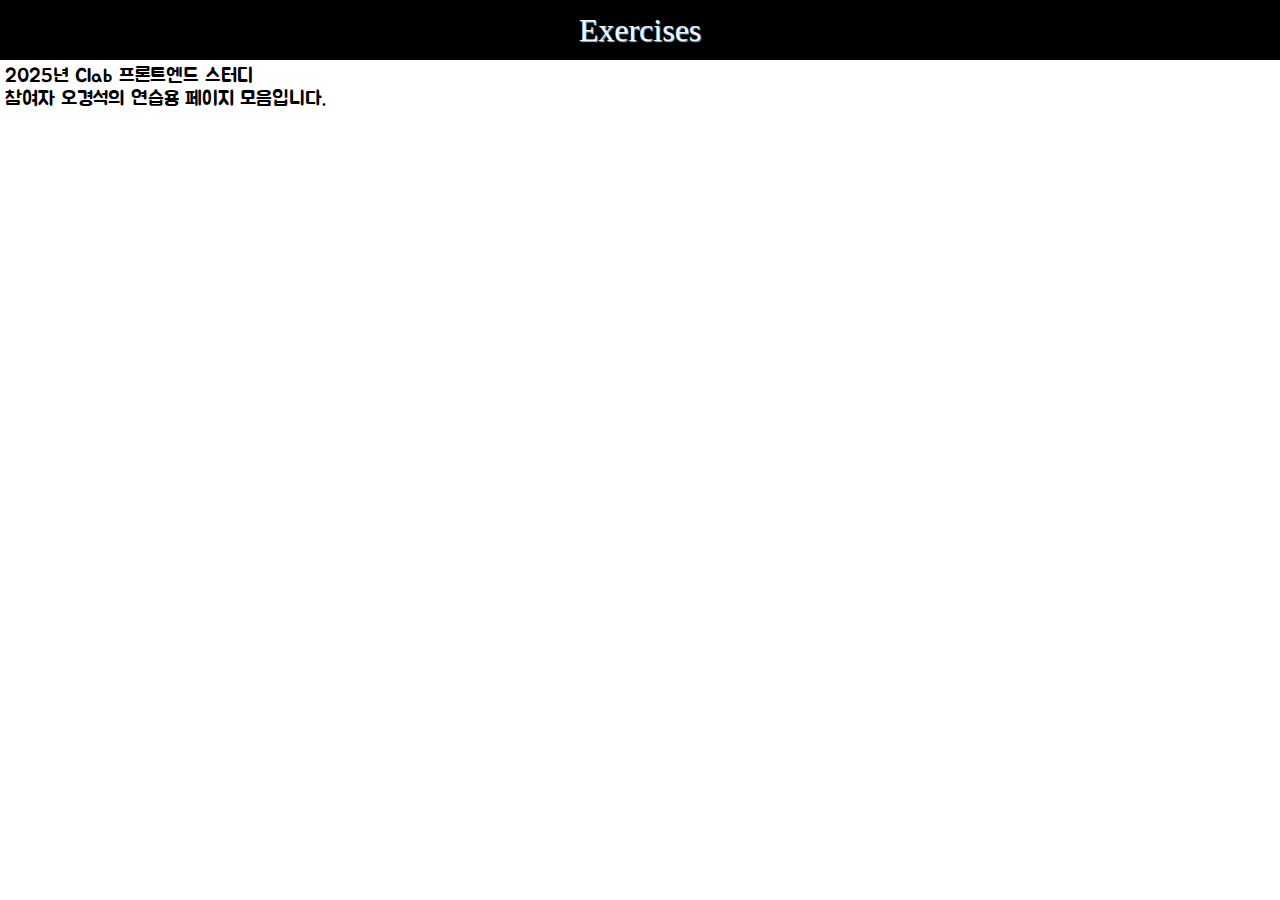
<file: docs/index.html>
﻿<!DOCTYPE html>
<html>
    <head>
        <meta charset="utf-8" />
        <meta name="viewport" content="width=device-width, initial-scale=1.0">
        <title>2025 FrontEnd - Koine</title>
        <link rel="stylesheet" href="css/normalize.css">
        <link rel="stylesheet" href="css/base.css">
        <link rel="preconnect" href="https://fonts.googleapis.com">
        <link rel="preconnect" href="https://fonts.gstatic.com" crossorigin>
        <link href="https://fonts.googleapis.com/css2?family=Jua&display=swap" rel="stylesheet">
        <style>
            :root {
                --header-height: 60px;
            }

            header {
                background-color: black;
                text-align: center;
                font-family: 'Times New Roman', 'Times', 'serif';
                text-shadow: 1px 1px 1px lightskyblue;
                color: #F5F5F5; /* whitesmoke(w3c) */
                height: var(--header-height);
                display: flex;
                justify-content: center;
                align-items: center;
                position: sticky; /* statkc -> 스크롤 시 fixed */
                width: 100%;
                font-size: 2rem;
                z-index: 1000;
            }

            main {
                padding: 5px;
            }

            p {
                font-family: "Jua", sans-serif;
                font-style: normal;
                font-size: 20px;
            }
        </style>
    </head>
    <body>
        <header>Exercises</header>
        <main>
            <p>2025년 Clab 프론트엔드 스터디</p>
            <p>참여자 오경석의 연습용 페이지 모음입니다.</p>
        </main>
    </body>
</html>
</file>
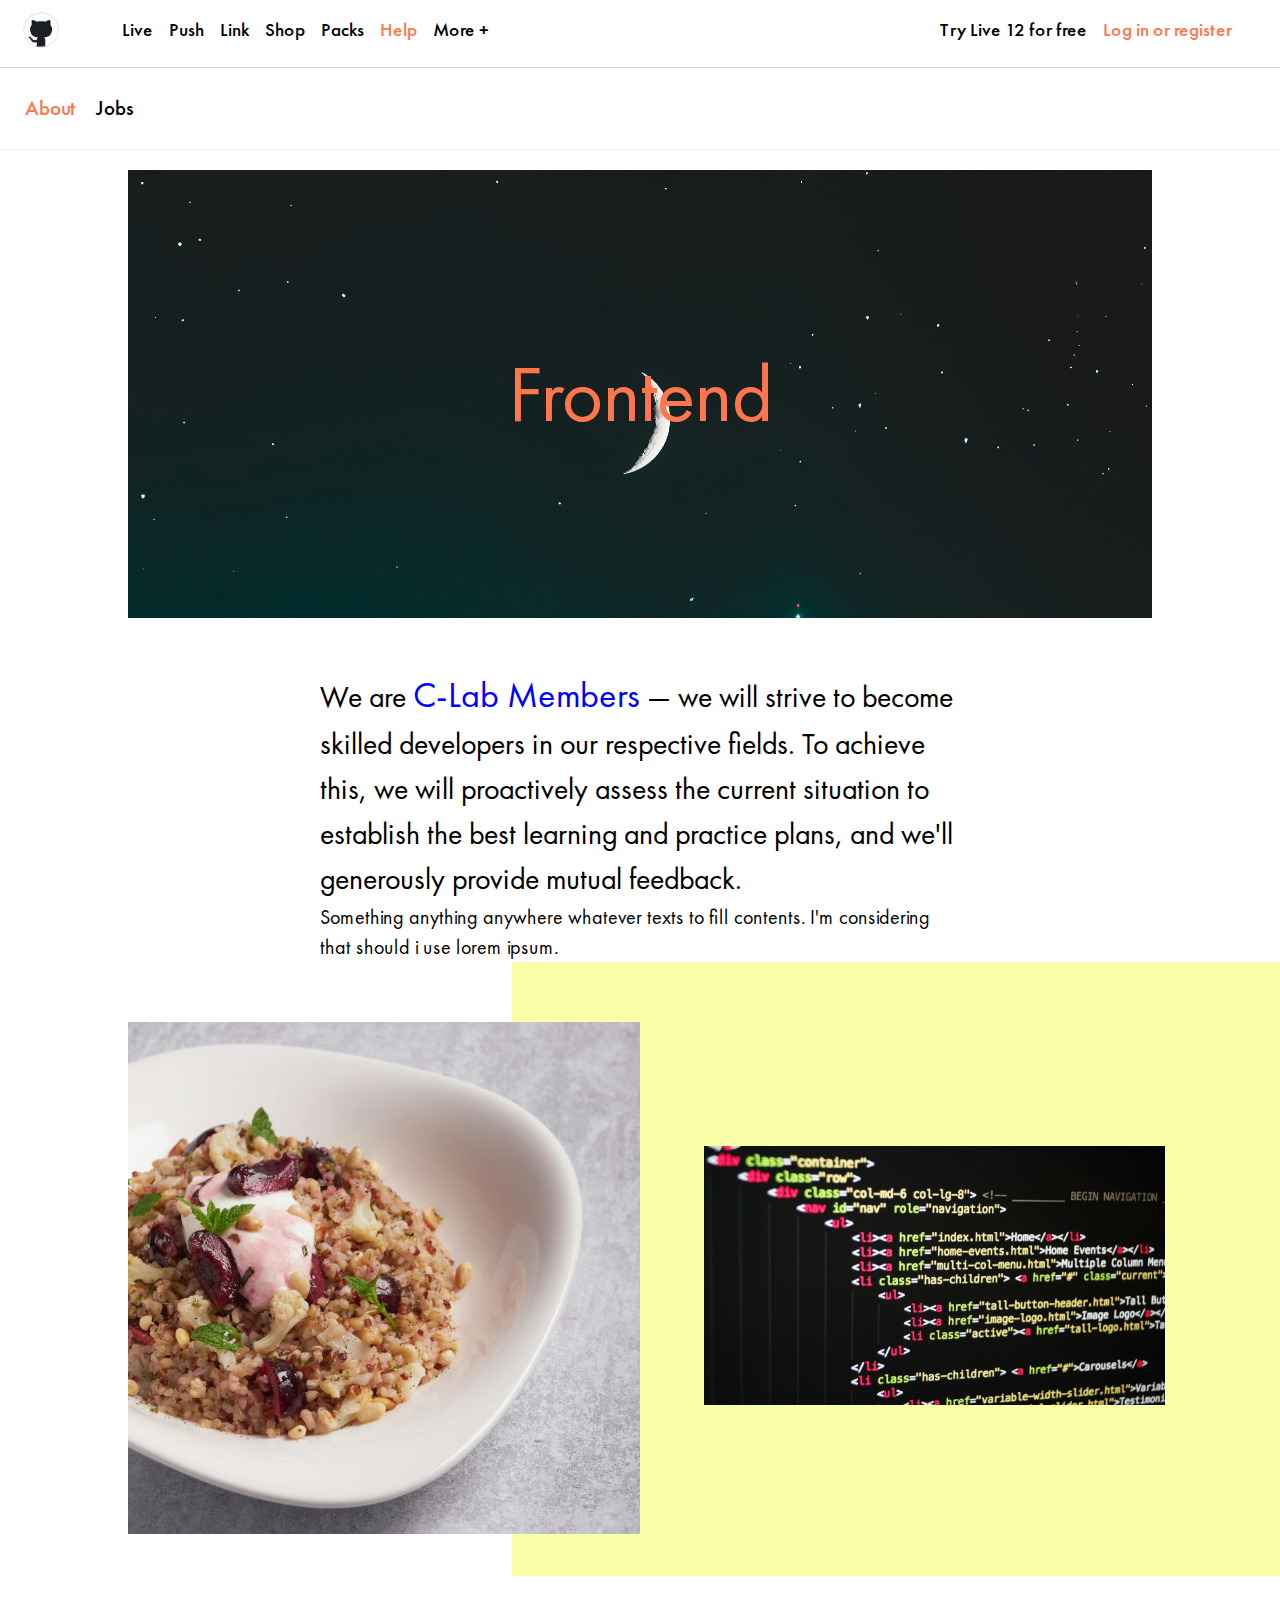
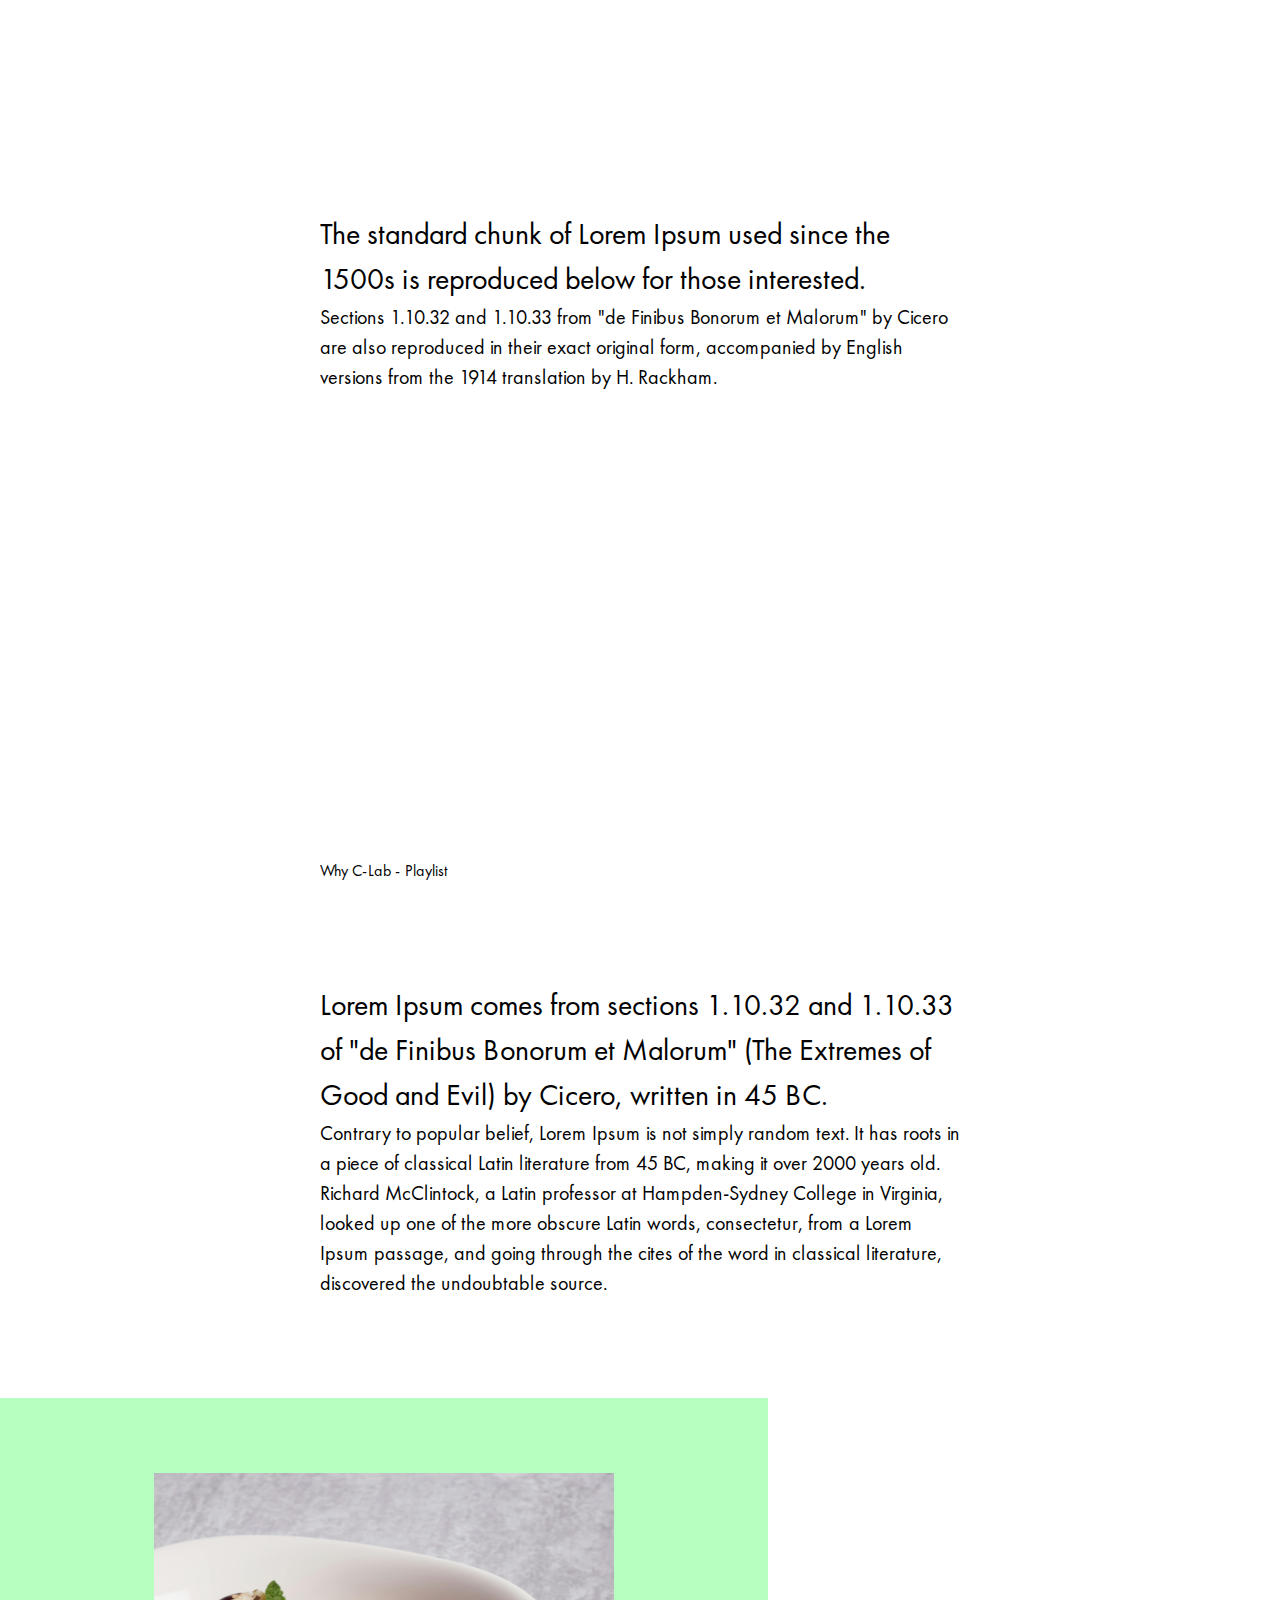
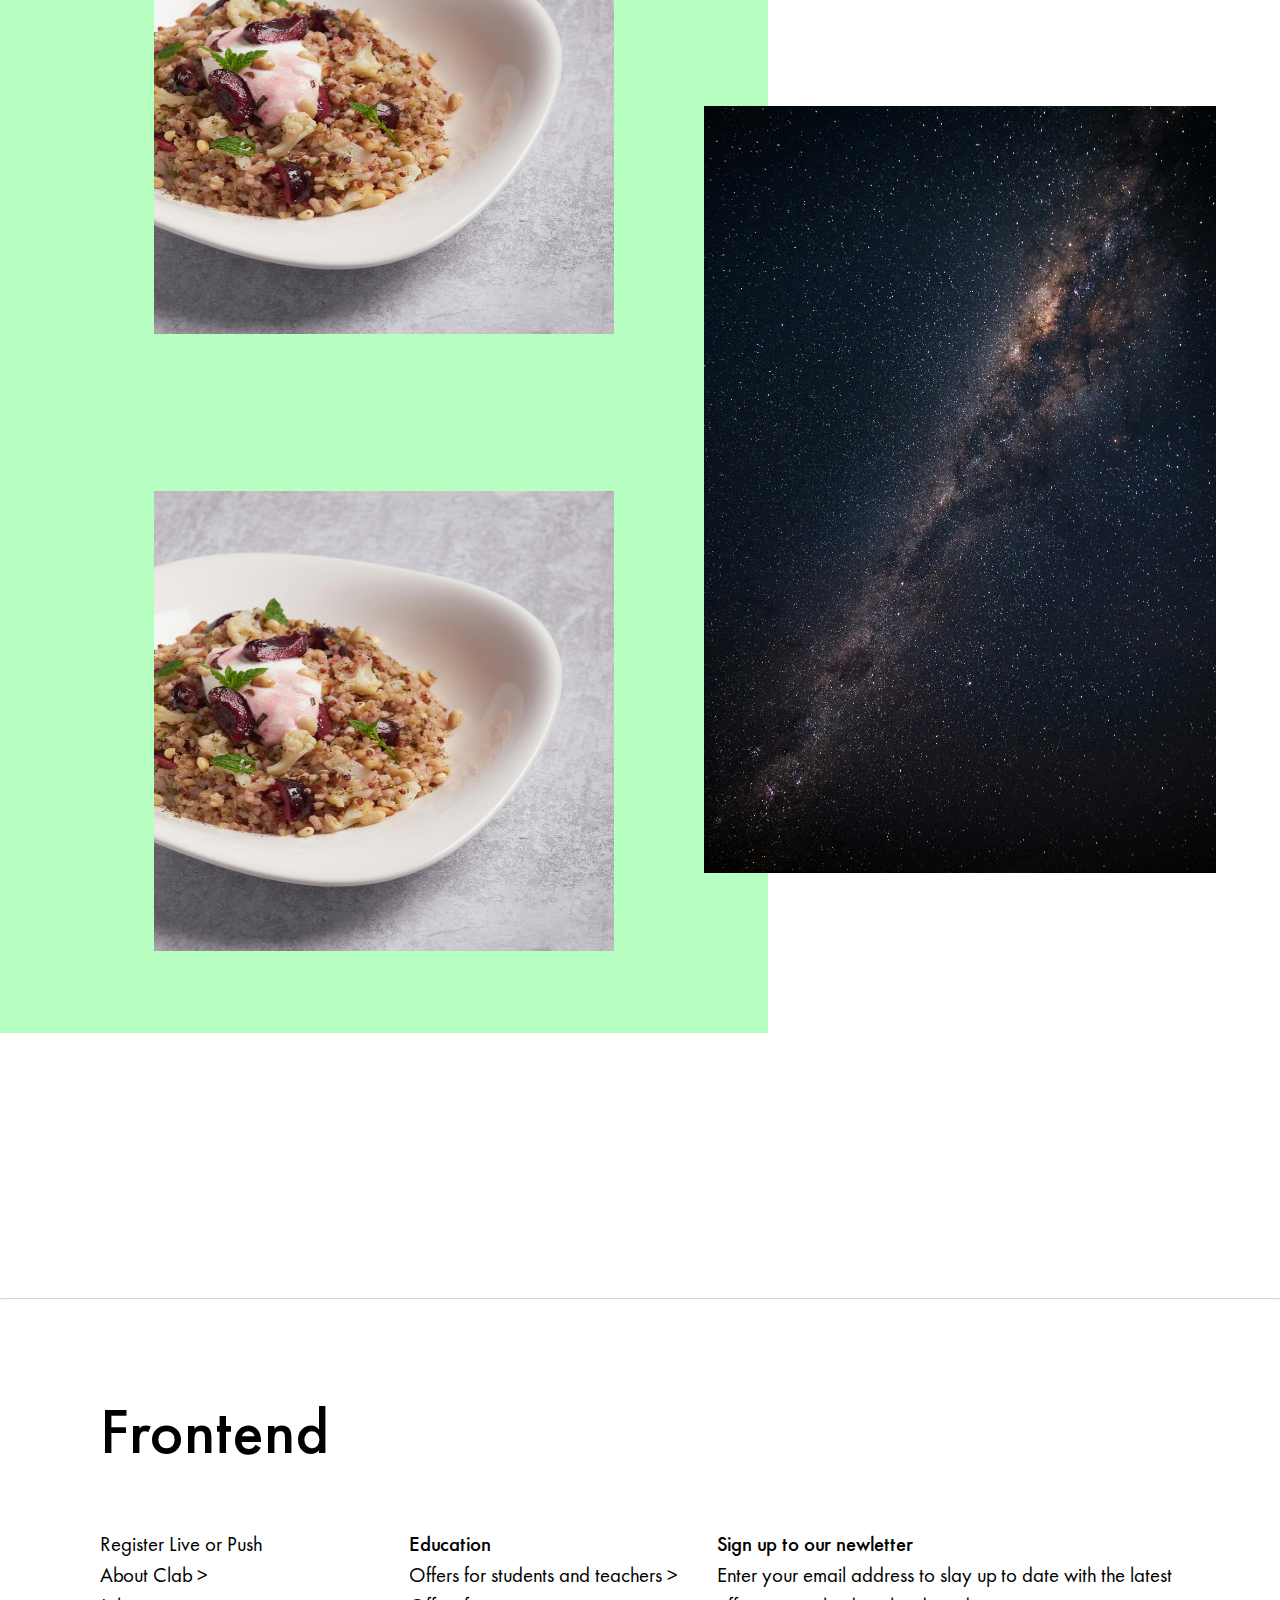
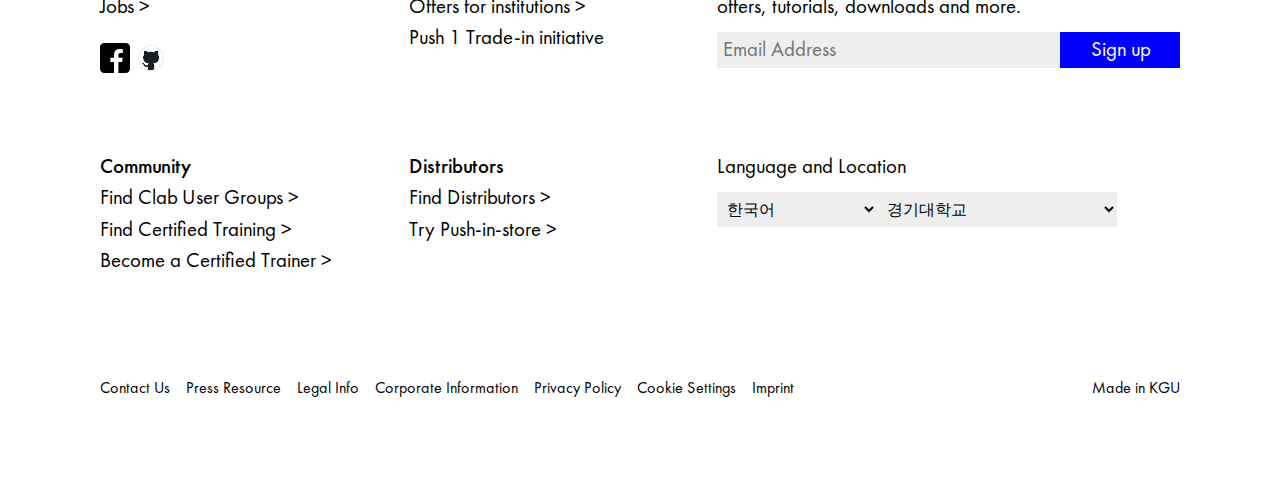
<file: docs/exercises/Ableton/index.html>
﻿<!DOCTYPE html>
<html>
    <head>
        <meta charset="utf-8" />
        <meta name="viewport" content="width=device-width, initial-scale=1.0">
        <title>2025 FrontEnd - Ableton</title>
        <link rel="stylesheet" href="../../css/normalize.css">
        <link rel="stylesheet" href="css/main.css">
        <!-- fonts -->
        <link rel="stylesheet" href="css/font.css">
    </head>
    <body>
        <header>
            <nav id="menu">
                <a href="../../index.html" title="Go to home" id="logo">
                    <img src="img/깃헙 로고 배경투명화.png" alt="Go to home" width="50">
                </a>
                <div style="width: 100%;">
                    <ol class="menu-list">
                        <li class="menu-item">Live</li>
                        <li class="menu-item">Push</li>
                        <li class="menu-item">Link</li>
                        <li class="menu-item">Shop</li>
                        <li class="menu-item">Packs</li>
                        <li class="menu-item">Help</li>
                        <li class="menu-item">More +</li>
                        <div style="margin-left: auto; display: flex; gap: 1rem; width: auto; padding-right: 3rem;">
                            <li class="menu-item">Try Live 12 for free</li>
                            <li class="menu-item" style="color:#ff764d;">Log in or register</li>
                        </div>
                    </ol>
                <div>
            </nav>
            <style>
                .fade-out {
                    transform: translateY(-50px) !important;
                }
            </style>
            <nav id="fade-out-sample" style="display: flex; padding: 15px; font-weight: 500; font-size: 1.3rem; border-bottom: 1px solid rgb(237, 237, 237);
                        transition: transform 0.3s ease-in-out; transform: translateY(0);
                        background-color: rgba(255,255,255,0.5);">
                <div style="padding: 10px; color:#ff764d; opacity: 1;">About</div>
                <div style="padding: 10px; opacity: 1;">Jobs</div>
            </nav>
            <script>
                const nav = document.getElementById("fade-out-sample")
                let scrollThreshold = 0;
                window.addEventListener('load', () => {
                    scrollThreshold = document.getElementById("menu").offsetHeight ?? 0
                }, {once: true})
                window.addEventListener('scroll', () => {
                    if(window.scrollY > scrollThreshold) nav.classList.add('fade-out')
                    else nav.classList.remove('fade-out')
                })
            </script>
        </header>

        <main>
            <div style="position: relative;">
                <img src="img/city_at_night.jpg" style="object-fit: cover; object-position: top;  display: block; width: 80%; margin: 20px auto; aspect-ratio: 16/7;"/>
                <p style="position: absolute; font-size: 5rem; color: #ff764d; top: 50%; left: 50%; transform: translate(-50%, -50%); font-weight: 400;">Frontend</p>
            </div>
            <div style="width: 50%; margin: 50px auto 0px auto;">
                <p style="font-size: 30px; font-weight: 400;">We are <span style="color: #0000ff;">C-Lab Members</span>
                        — we will strive to become skilled developers in our respective fields.
                        To achieve this, we will proactively assess the current situation to establish the best learning and practice plans,
                        and we'll generously provide mutual feedback.</p>
                <p style="font-size: 20px;">Something anything anywhere whatever texts to fill contents.
                    I'm considering that should i use lorem ipsum.
                </p>
            </div>
            <div style="position: relative; height: 800px;">
                <img src="img/max_griss.jpg" style="object-fit: cover; width: 40%; aspect-ratio: 1/1; margin-left: 10%; position: absolute; top: 60px; left: 0; z-index: 1;"/>
                <div style="position: absolute; background-color: #fbffa7; left: 40%; width: 60%; aspect-ratio: 5/4; z-index: 0;">
                    <img src="img/html_picture.jpg" style="width: 60%; position: absolute; top: 30%; margin-left: 25%;">
                </div>
            </div>
            <div style="width: 50%; margin: 50px auto 0px auto;">
                <p style="font-size: 30px; font-weight: 400;">
                    The standard chunk of Lorem Ipsum used since the 1500s is reproduced below for those interested.
                </p>
                <p style="font-size: 20px;">
                    Sections 1.10.32 and 1.10.33 from "de Finibus Bonorum et Malorum" by Cicero are also reproduced in their exact original form, accompanied by English versions from the 1914 translation by H. Rackham.
                </p>
            </div>
            <div style="width: 50%; margin: 100px auto; text-align: center;">
                <!-- 유튜브 임베드 -->
                <iframe width="100%" style="aspect-ratio:16/9" src="https://www.youtube.com/embed/kav1GTPc38k?si=c8MunJsXodbufuWy&amp;controls=0&showinfo=0&modestbranding=0&rel=0" title="YouTube video player" frameborder="0" allow="accelerometer; autoplay; clipboard-write; encrypted-media; gyroscope; picture-in-picture; web-share" referrerpolicy="strict-origin-when-cross-origin" allowfullscreen></iframe>
                <p style="margin: 0; text-align: left;">Why C-Lab - Playlist</p>
            </div>
            <div style="width: 50%; margin: 50px auto 0px auto;">
                <p style="font-size: 30px; font-weight: 400;">
                    Lorem Ipsum comes from sections 1.10.32 and 1.10.33 of "de Finibus Bonorum et Malorum" (The Extremes of Good and Evil) by Cicero, written in 45 BC.
                </p>
                <p style="font-size: 20px;">
                    Contrary to popular belief, Lorem Ipsum is not simply random text. It has roots in a piece of classical Latin literature from 45 BC, making it over 2000 years old.
                    Richard McClintock, a Latin professor at Hampden-Sydney College in Virginia, looked up one of the more obscure Latin words, consectetur, from a Lorem Ipsum passage, and going through the cites of the word in classical literature, discovered the undoubtable source.
                </p>
            </div>
            <div style="position: relative; height: 1400px; margin-top: 100px;">
                <div style="position: absolute; background-color: #b6ffc0; width: 60%; aspect-ratio: 1/1; z-index: 0;">
                    <img src="img/max_griss.jpg" style="margin: 75px auto; width: 60%; aspect-ratio: 1/1; margin-left: 20%;"/>
                    <img src="img/max_griss.jpg" style="margin: 75px auto; width: 60%; aspect-ratio: 1/1; margin-left: 20%;"/>
                </div>
                <img src="img/milky_way.jpg" style="object-fit: cover; width: 40%; margin-left: 10%; position: absolute; top: 22%; left: 45%; z-index: 1;"/>
            </div>
            <hr style="margin-top: 100px; opacity: 0.4;">
        </main>

        <footer style="padding: 75px 100px">
            <h2 style="margin: 0; font-size: 4rem; font-weight: 500;">Frontend</h2>
            <div style="margin-top: 50px; display: grid; grid-template-columns: 2fr 2fr 3fr; grid-row-gap: 3rem; font-size: 1.3rem;">
                <div>
                    <p>Register Live or Push</p>
                    <a href="https://members.clab.page/"><p>About Clab ></p></a>
                    <p>Jobs ></p>
                    <ul style="display: flex; list-style-type: none; padding: 0;">
                        <li><a href="https://www.facebook.com/kguclab/" target="_blank">
                            <img width="30" src="svg/facebook_b.svg">
                        </a></li>
                        <li><a href="https://github.com/kgu-clab/clab-platforms/" target="_blank">
                            <img src="img/깃헙 로고 배경투명화.png" style="object-fit: cover; object-position: center; width: 30px; scale: 1.2; margin-left: 6px;">
                        </a></li>
                    </ul>
                </div>

                <div>
                    <p style="font-weight: 500;">Education</p>
                    <p>Offers for students and teachers ></p>
                    <p>Offers for institutions ></p>
                    <p>Push 1 Trade-in initiative</p>
                </div>

                <div>
                    <p style="font-weight: 500;">Sign up to our newletter</p>
                    <p>Enter your email address to slay up to date with the latest offers, tutorials, downloads and more.</p>
                    <div style="display: flex;">
                        <input id="mail-to-subscribe-newletter" type="email" placeholder="Email Address"
                            style="flex-grow: 1; margin: 10px 0; padding: 6px; background-color: #eee; border-style: none;"><input type="button" value="Sign up"
                            style="width: 120px; margin: 10px 0; padding: 6px; background-color: #0000ff; color: white; border-style: none;">
                    </div>
                </div>
                <div>
                    <p style="font-weight: 500;">Community</p>
                    <p><a href="https://members.clab.page">Find Clab User Groups > </a></p>
                    <p><a href="https://campus.w3schools.com/collections/course-catalog">Find Certified Training > </a></p>
                    <p><a href="https://campus.w3schools.com/collections/certifications">Become a Certified Trainer > </a></p>
                </div>
                <div>
                    <p style="font-weight: 500;">Distributors</p>
                    <p>Find Distributors ></p>
                    <p>Try Push-in-store ></p>
                </div>
                <div>
                    <p stlye="font-weight: 500;">Language and Location</p>
                    <div style="display: flex;">
                        <select name="Language" id="language" style="width: 10rem; font-size: 1rem; margin: 10px 0; padding: 6px; background-color: #eee; border-style: none;">
                            <option value="ko">한국어</option>
                            <option value="en">English</option>
                        </select>
                        <select name="Location" id="location" style="width: 15rem; font-size: 1rem; margin: 10px 0; padding: 6px; background-color: #eee; border-style: none;">
                            <option value="ko">경기대학교</option>
                            <option value="en">수원</option>
                        </select>
                    </div>
                </div>
            </div>
            <div>
                <ul style="margin-top: 100px; list-style-type: none; display: flex; padding: 0; gap: 1rem;">
                    <li>Contact Us</li>
                    <li>Press Resource</li>
                    <li>Legal Info</li>
                    <li>Corporate Information</li>
                    <li>Privacy Policy</li>
                    <li>Cookie Settings</li>
                    <li>Imprint</li>
                    <li style="margin-left: auto;">Made in KGU</li>
                </ul>
            </div>
        </footer>
    </body>
</html>
</file>
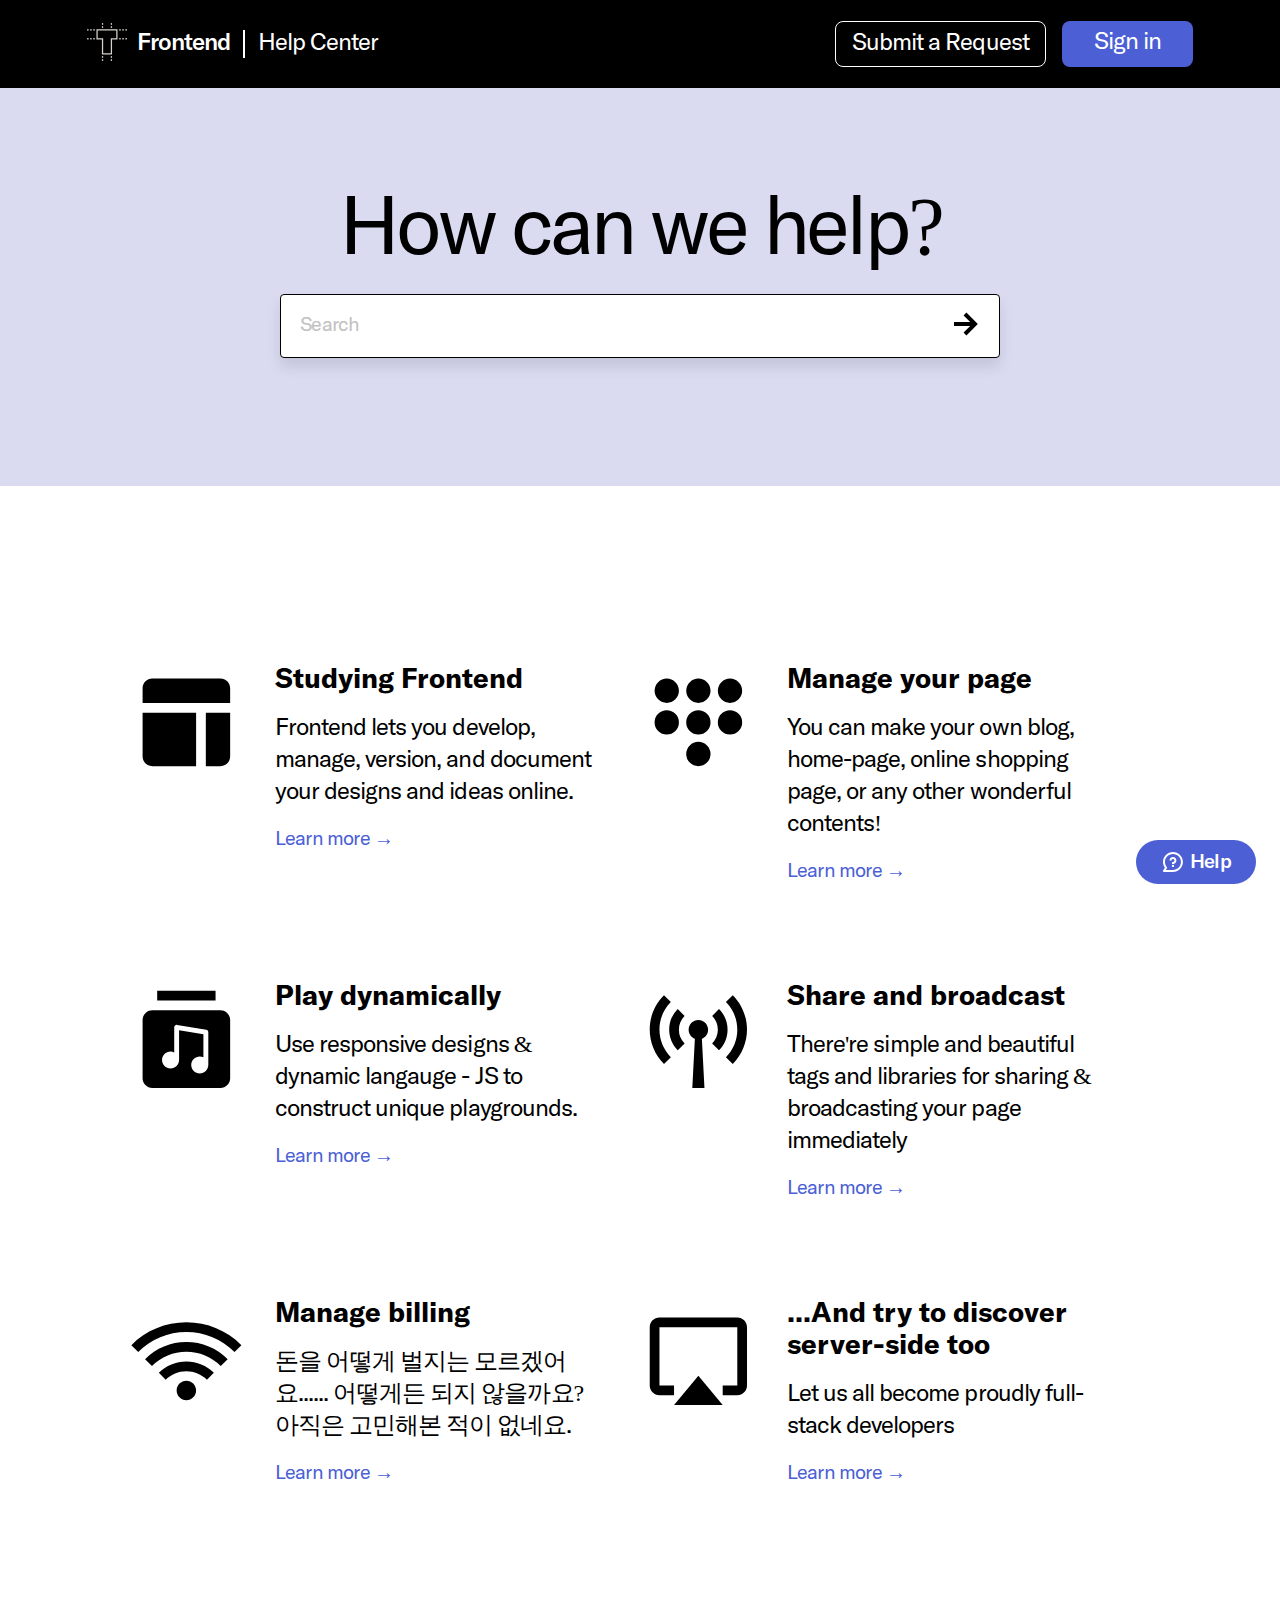
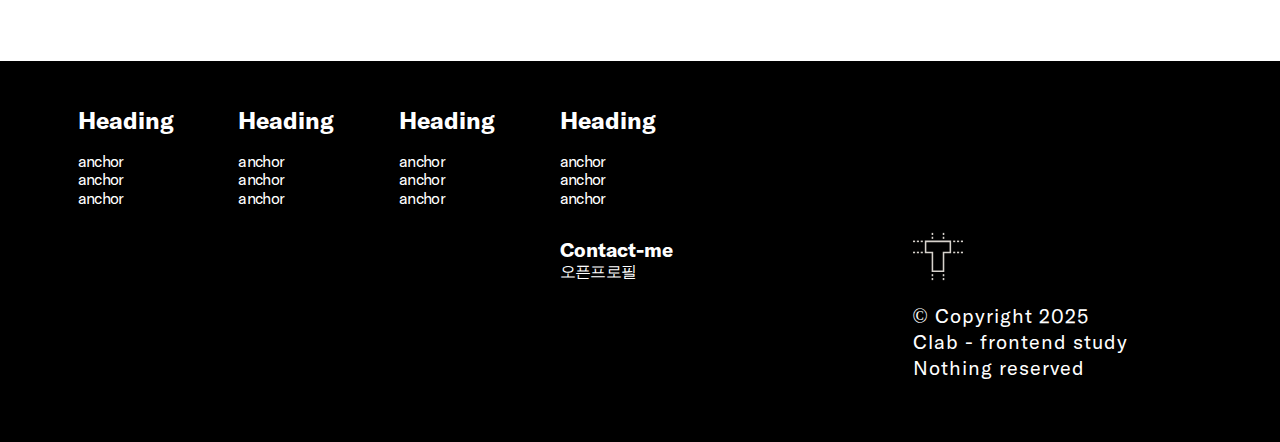
<file: docs/exercises/Abstract/index.html>
<!DOCTYPE html>
<html>
    <head>
        <meta charset="utf-8">

        <title>FP - Abstract</title>
        <link rel="icon" type="image/svg+xml" href="svg/reshot-icon-code-CZ2NMXUGQ8.svg">

        <link rel="stylesheet" href="fonts/GT_America_Standard.css/faces.css">
        <link rel="stylesheet" href="css/normalize.css">
        <link rel="stylesheet" href="css/base.css">
        <link rel="stylesheet" href="css/main.css">
        <link rel="stylesheet" href="css/responsive.css">

        <meta name="viewport" content="width=device-width, initial-scale=1.0">
    </head>
    <!---------------------------------------------------------->
    <body>
        <header class="header-outer">
            <div class="header-container">
                <div class="logo-wrapper">
                    <img width="40px" src="svg/reshot-icon-logo-design-7UZWV5ELKT.svg" id="logo">
                    <h1 class="logo-title">Frontend</h1>
                    <a class="help-center normal-anchor" href="index.html">Help Center</a>
                </div>
                <div class="menu-wrapper">
                    <a href="index.html" class="button-nav submit-request">Submit a Request</a>
                    <a href="index.html" class="button-nav sign-in">Sign in</a>
                </div>
<!-- 크기 작을 때 메뉴 토글용 -->
                <div class="menu-shorten">
                    <button id="search-shorten">
                        <svg  xmlns="http://www.w3.org/2000/svg" width="26" height="auto"  
                            fill="#fff" viewBox="0 0 24 24">
                            <!--Boxicons v3.0 https://boxicons.com | License  https://docs.boxicons.com/free-->
                            <path d="m18,10c0-4.41-3.59-8-8-8S2,5.59,2,10s3.59,8,8,8c1.85,0,3.54-.63,4.9-1.69l5.1,5.1,1.41-1.41-5.1-5.1c1.05-1.36,1.69-3.05,1.69-4.9Zm-14,0c0-3.31,2.69-6,6-6s6,2.69,6,6-2.69,6-6,6-6-2.69-6-6Z"
                                stroke="currentColor" stroke-width="1.5" stroke-linejoin="round"></path>
                        </svg>
                    </button>
                    <button id="menu-toggle">
                        <span class="menu-toggle-line"></span>
                    </button>
                </div>
            </div>
            <div class="hidden-menu">
                <div class="hidden-menu-container">
                    <a href="">Submit a request</a>
                    <a href="">Sign in</a>
                </div>
            </div>
            <script>
                // 메뉴 토글 리스너 등록
                (function(){
                    var opened = false;
                    const button = document.querySelector("#menu-toggle > span.menu-toggle-line")
                    const hiddenMenu = document.getElementsByClassName("hidden-menu").item(0)
                    if(button && hiddenMenu)
                        document.getElementById("menu-toggle").addEventListener('click', () => {
                            if(opened){
                                opened = false;
                                button.classList.remove("menu-icon-toggle-opened")
                                hiddenMenu.style.display = "none"
                            } else {
                                opened = true;
                                button.classList.add("menu-icon-toggle-opened")
                                hiddenMenu.style.display = "block"
                            }
                        })
                })()
            </script>
        </header>

        <main class="main">
            <section class="banner">
                <div class="banner-box">
                    <p class="search-intro">How can we help?</p>
                    <div class="search-wrapper">
                        <form name="search" action="search.html" method="get" autocomplete="off">
                            <input type="search" name="query" class="search-area" id="searchQuery" placeholder="Search"
                                autocomplete="off"><!-- 자동완성 끄기 -->
                        </form>
                        <svg class="go-search-icon" viewBox="0 0 28 28" transform="" id="injected-svg">
                            Boxicons v3.0 https://boxicons.com | License  https://docs.boxicons.com/free
                            <path d="M6 13h8.09l-3.3 3.29 1.42 1.42 5.7-5.71-5.7-5.71-1.42 1.42 3.3 3.29H6z"></path>
                        </svg>
                    </div>
                </div>
            </section>

            <!-- contents -->
            <section class="contents-container">
                <div class="contents-box">
                    <div class="contents-layout">
                        <!-- # -->
                        <div class="content">
                            <div class="content-img-wrapper">
                                <svg fill="currentColor" viewBox="0 0 24 24" id="injected-svg">
                                    Boxicons v3.0 https://boxicons.com | License  https://docs.boxicons.com/free
                                    <path d="M5 21h9V10H3v9c0 1.1.9 2 2 2M19 3H5c-1.1 0-2 .9-2 2v3h18V5c0-1.1-.9-2-2-2M16 21h3c1.1 0 2-.9 2-2v-9h-5z"></path>
                                </svg>
                            </div>
                            <div class="content-text-wrapper">
                                <h5 class="content-heading">Studying Frontend</h5>
                                <p class="content-main">Frontend lets you develop, manage, version, and document your designs and ideas online.</p>
                                <a href="index.html" class="normal-anchor learn-more">Learn more →</a>
                            </div>
                        </div>
                        <!-- ## -->
                        <div class="content">
                            <div class="content-img-wrapper">
                                <svg fill="currentColor" viewBox="0 0 24 24" id="injected-svg">
                                    Boxicons v3.0 https://boxicons.com | License  https://docs.boxicons.com/free
                                    <path d="M12 3a2.5 2.5 0 1 0 0 5 2.5 2.5 0 1 0 0-5M5.5 3a2.5 2.5 0 1 0 0 5 2.5 2.5 0 1 0 0-5M18.5 3a2.5 2.5 0 1 0 0 5 2.5 2.5 0 1 0 0-5M12 9.5a2.5 2.5 0 1 0 0 5 2.5 2.5 0 1 0 0-5M5.5 9.5a2.5 2.5 0 1 0 0 5 2.5 2.5 0 1 0 0-5M18.5 9.5a2.5 2.5 0 1 0 0 5 2.5 2.5 0 1 0 0-5M12 16a2.5 2.5 0 1 0 0 5 2.5 2.5 0 1 0 0-5"></path>
                                </svg>
                            </div>
                            <div class="content-text-wrapper">
                                <h5 class="content-heading">Manage your page</h5>
                                <p class="content-main">You can make your own blog, home-page, online shopping page, or any other wonderful contents!</p>
                                <a href="index.html" class="normal-anchor learn-more">Learn more →</a>
                            </div>
                        </div>
                        <!-- ### -->
                        <div class="content">
                            <div class="content-img-wrapper">
                                <svg fill="currentColor" viewBox="0 0 24 24" id="injected-svg">
                                    Boxicons v3.0 https://boxicons.com | License  https://docs.boxicons.com/free
                                    <path d="M6 2H18V4H6z"></path><path d="m19,6H5c-1.1,0-2,.9-2,2v12c0,1.1.9,2,2,2h14c1.1,0,2-.9,2-2v-12c0-1.1-.9-2-2-2Zm-2.5,11.25c0,.96-.78,1.75-1.75,1.75s-1.75-.79-1.75-1.75.78-1.75,1.75-1.75c.27,0,.52.07.75.18v-4.75l-5-.83v6.08h0s0,.05,0,.08c0,.96-.78,1.75-1.75,1.75s-1.75-.79-1.75-1.75.78-1.75,1.75-1.75c.27,0,.52.07.75.18v-5.18c0-.15.06-.29.18-.38s.26-.13.41-.11l6,1c.24.04.42.25.42.49v6.75Z"></path>
                                </svg>
                            </div>
                            <div class="content-text-wrapper">
                                <h5 class="content-heading">Play dynamically</h5>
                                <p class="content-main">Use responsive designs & dynamic langauge - JS to construct unique playgrounds.</p>
                                <a href="index.html" class="normal-anchor learn-more">Learn more →</a>
                            </div>
                        </div>
                        <!-- #### -->
                        <div class="content">
                            <div class="content-img-wrapper">
                                <svg fill="currentColor" viewBox="0 0 24 24" id="injected-svg">
                                    Boxicons v3.0 https://boxicons.com | License  https://docs.boxicons.com/free
                                    <path d="M12 8c-1.1 0-2 .9-2 2 0 .85.53 1.57 1.28 1.86l-.53 10.13h2.5l-.53-10.13C13.47 11.57 14 10.85 14 10c0-1.1-.9-2-2-2M9.17 7.17 7.76 5.75A5.97 5.97 0 0 0 6 9.99c0 1.6.62 3.11 1.76 4.25l1.41-1.41A3.96 3.96 0 0 1 8 10c0-1.07.42-2.07 1.17-2.82ZM16.24 5.76l-1.41 1.41C15.59 7.93 16 8.93 16 10s-.42 2.07-1.17 2.83l1.41 1.41C17.37 13.11 18 11.6 18 10s-.62-3.11-1.76-4.24"></path><path d="M6.34 4.34 4.93 2.92C3.04 4.81 2 7.32 2 9.99s1.04 5.18 2.93 7.07l1.41-1.41C4.83 14.14 4 12.13 4 9.99s.83-4.15 2.34-5.65M17.66 4.34c3.12 3.12 3.12 8.2 0 11.31l1.41 1.41c3.9-3.9 3.9-10.24 0-14.14l-1.41 1.41Z"></path>
                                </svg>
                            </div>
                            <div class="content-text-wrapper">
                                <h5 class="content-heading">Share and broadcast</h5>
                                <p class="content-main">There're simple and beautiful tags and libraries for sharing & broadcasting your page immediately</p>
                                <a href="index.html" class="normal-anchor learn-more">Learn more →</a>
                            </div>
                        </div>
                        <!-- ##### -->
                        <div class="content">
                            <div class="content-img-wrapper">
                                <svg fill="currentColor" viewBox="0 0 24 24" id="injected-svg">
                                    Boxicons v3.0 https://boxicons.com | License  https://docs.boxicons.com/free
                                    <path d="M10 19c0 1.1.89 2 2 2s2-.9 2-2-.9-2-2-2-2 .9-2 2M17.66 15.39c-1.51-1.51-3.52-2.34-5.66-2.34s-4.15.83-5.66 2.34l1.41 1.41c1.13-1.13 2.64-1.76 4.24-1.76s3.11.62 4.24 1.76l1.41-1.41Z"></path><path d="M20.49 12.57C18.22 10.3 15.21 9.05 12 9.05s-6.22 1.25-8.49 3.52l1.42 1.41c1.89-1.89 4.4-2.93 7.07-2.93s5.18 1.04 7.07 2.93z"></path><path d="M.69 9.69 2.1 11.1C4.74 8.46 8.26 7 12 7s7.25 1.46 9.9 4.1l1.41-1.41C20.29 6.67 16.27 5 12 5S3.71 6.66.69 9.69"></path>
                                </svg>
                            </div>
                            <div class="content-text-wrapper">
                                <h5 class="content-heading">Manage billing</h5>
                                <p class="content-main">돈을 어떻게 벌지는 모르겠어요...... 어떻게든 되지 않을까요? 아직은 고민해본 적이 없네요.</p>
                                <a href="index.html" class="normal-anchor learn-more">Learn more →</a>
                            </div>
                        </div>
                        <!-- ###### -->
                        <div class="content">
                            <div class="content-img-wrapper">
                                <svg fill="currentColor" viewBox="0 0 24 24" id="injected-svg">
                                    Boxicons v3.0 https://boxicons.com | License  https://docs.boxicons.com/free
                                    <path d="m20,4H4c-1.1,0-2,.9-2,2v12c0,1.1.9,2,2,2h3v-2h-3V6h16v12h-3v2h3c1.1,0,2-.9,2-2V6c0-1.1-.9-2-2-2Z"></path><path d="M7 22 17 22 12 16 7 22z"></path>
                                </svg>
                            </div>
                            <div class="content-text-wrapper">
                                <h5 class="content-heading">...And try to discover server-side too</h5>
                                <p class="content-main">Let us all become proudly full-stack developers</p>
                                <a href="index.html" class="normal-anchor learn-more">Learn more →</a>
                            </div>
                        </div>
                    </div>
                </div>
            </section>
        </main>

        <!-- footer -->
        <footer class="footer">
            <div class="footer-inner-layout">
                <div class="footer-content">
                    <h5>Heading</h5>
                    <a href="index.html" class="normal-anchor">anchor</a>
                    <a href="index.html" class="normal-anchor">anchor</a>
                    <a href="index.html" class="normal-anchor">anchor</a>
                </div>
                <div class="footer-content">
                    <h5>Heading</h5>
                    <a href="index.html" class="normal-anchor">anchor</a>
                    <a href="index.html" class="normal-anchor">anchor</a>
                    <a href="index.html" class="normal-anchor">anchor</a>
                </div>
                <div class="footer-content">
                    <h5>Heading</h5>
                    <a href="index.html" class="normal-anchor">anchor</a>
                    <a href="index.html" class="normal-anchor">anchor</a>
                    <a href="index.html" class="normal-anchor">anchor</a>
                </div>
                <div class="footer-content">
                    <h5>Heading</h5>
                    <a href="index.html" class="normal-anchor">anchor</a>
                    <a href="index.html" class="normal-anchor">anchor</a>
                    <a href="index.html" class="normal-anchor">anchor</a>
                    <h6>Contact-me</h6>
                    <a href="https://open.kakao.com/o/sa1mmcLb" target="_blank" class="normal-anchor">오픈프로필</a>
                </div>
                <div></div>
                <!-- copyright -->
                <div class="copyright">
                    <img class="footer-logo" width="50px" src="svg/reshot-icon-logo-design-7UZWV5ELKT.svg" id="logo">
                    <p>© Copyright 2025</p>
                    <p>Clab - frontend study</p>
                    <p>Nothing reserved</p>
                </div>
            </div>
            <!-- fixed help -->
            <button class="widget-help">
                <svg style="display: inline-block;" fill="currentColor" viewBox="0 0 24 24" id="injected-svg">
                    Boxicons v3.0 https://boxicons.com | License  https://docs.boxicons.com/free
                    <path d="M11 15H13V17H11z"></path><path d="m9.53,8.03c-.66.66-1.03,1.54-1.03,2.47h2c0-.4.16-.78.44-1.06.57-.57,1.55-.57,2.12,0,.28.28.44.66.44,1.06s-.16.78-.44,1.06-.66.44-1.06.44c-.55,0-1,.45-1,1v1h2v-.14c.55-.16,1.06-.46,1.47-.88.66-.66,1.03-1.54,1.03-2.47s-.36-1.81-1.03-2.47c-1.32-1.32-3.63-1.32-4.95,0Z"></path><path d="m12,2C6.49,2,2,6.49,2,12c0,2.12.68,4.19,1.93,5.9l-1.75,2.53c-.21.31-.24.7-.06,1.03.17.33.51.54.89.54h9c5.51,0,10-4.49,10-10S17.51,2,12,2Zm0,18h-7.09l1.09-1.57c.26-.37.23-.88-.06-1.22-1.25-1.45-1.93-3.3-1.93-5.21,0-4.41,3.59-8,8-8s8,3.59,8,8-3.59,8-8,8Z"></path>
                </svg>
                <span>Help</span>
            </button>
            </div>
        </footer>
    </body>
</html>
</file>
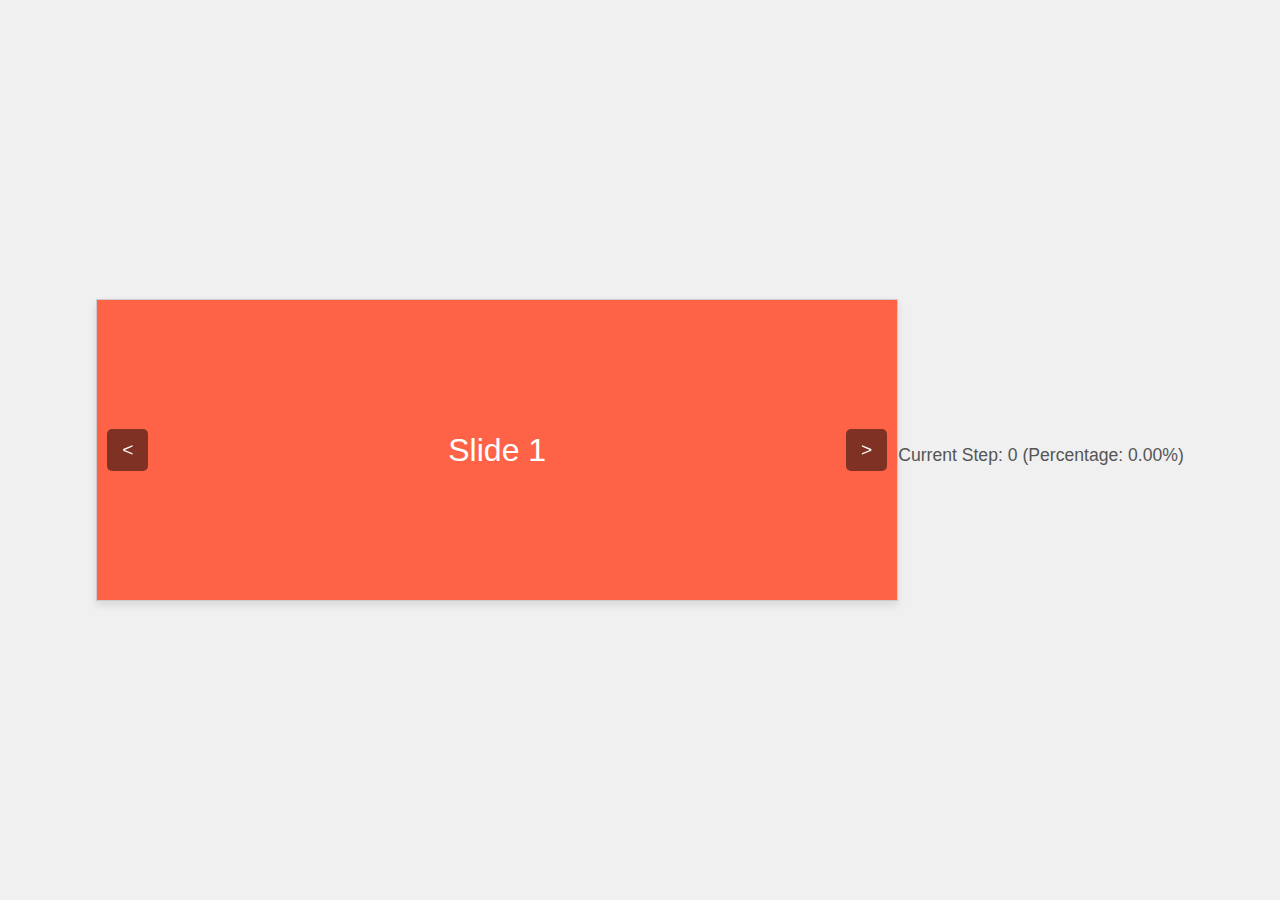
<file: page module samples/iframe swiper/iframe swiper.html>
<!DOCTYPE html>
<html lang="en">
<head>
    <meta charset="UTF-8">
    <meta name="viewport" content="width=device-width, initial-scale=1.0">
    <title>CSS Horizontal Slider</title>
    <link rel="stylesheet" href="HorizontalSlider.css">
    <style>
        body {
            font-family: sans-serif;
            display: flex;
            justify-content: center;
            align-items: center;
            min-height: 100vh;
            margin: 0;
            background-color: #f0f0f0;
        }
        .my-slider-wrapper {
            width: 80%;
            max-width: 800px;
            border: 1px solid #ccc;
            box-shadow: 0 4px 8px rgba(0,0,0,0.1);
            position: relative; /* 버튼 배치를 위해 */
        }

        /* 각 슬라이드 아이템의 내용 스타일링 */
        .horizontal-slider-item {
            display: flex;
            justify-content: center;
            align-items: center;
            height: 300px; /* 슬라이더 높이 */
            font-size: 2em;
            color: white;
        }

        .horizontal-slider-item:nth-child(1) { background-color: #ff6347; } /* Tomato */
        .horizontal-slider-item:nth-child(2) { background-color: #4682b4; } /* SteelBlue */
        .horizontal-slider-item:nth-child(3) { background-color: #3cb371; } /* MediumSeaGreen */
        .horizontal-slider-item:nth-child(4) { background-color: #ffd700; } /* Gold */

        .slider-controls {
            position: absolute;
            top: 50%;
            width: 100%;
            display: flex;
            justify-content: space-between;
            transform: translateY(-50%);
            pointer-events: none; /* 버튼이 슬라이더 드래그를 방해하지 않도록 */
            padding: 0 10px;
            box-sizing: border-box;
        }

        .slider-controls button {
            pointer-events: auto; /* 버튼 자체는 클릭 가능하게 */
            background-color: rgba(0, 0, 0, 0.5);
            color: white;
            border: none;
            padding: 10px 15px;
            cursor: pointer;
            border-radius: 5px;
            font-size: 1.2em;
        }

        .slider-indicator {
            text-align: center;
            margin-top: 10px;
            font-size: 1.1em;
            color: #555;
        }
    </style>
</head>
<body>
    <div class="my-slider-wrapper">
        <div id="mySlider">
            <div class="slide">Slide 1</div>
            <div class="slide">Slide 2</div>
            <div class="slide">Slide 3</div>
            <div class="slide">Slide 4</div>
        </div>
        <div class="slider-controls">
            <button id="prevBtn">&lt;</button>
            <button id="nextBtn">&gt;</button>
        </div>
    </div>
    <div class="slider-indicator">Current Step: <span id="currentStepDisplay">0</span> (Percentage: <span id="percentageDisplay">0</span>%)</div>

    <script src="HorizontalSlider.js"></script> <script>
        const sliderElement = document.getElementById('mySlider');
        const prevBtn = document.getElementById('prevBtn');
        const nextBtn = document.getElementById('nextBtn');
        const currentStepDisplay = document.getElementById('currentStepDisplay');
        const percentageDisplay = document.getElementById('percentageDisplay');

        // 슬라이더 아이템에 'horizontal-slider-item' 클래스 추가 (JS에서 처리)
        // 이 부분은 실제 프로젝트에서는 HTML 템플릿 엔진이나 다른 방식으로 처리될 수 있습니다.
        Array.from(sliderElement.children).forEach(child => {
            child.classList.add('horizontal-slider-item');
        });

        const mySlider = new HorizontalSlider(sliderElement, {
            totalSteps: sliderElement.children.length,
            initialStep: 0,
        });

        mySlider.on('change', (currentStep, percentage) => {
            console.log(`Change: Step ${currentStep}, Percentage ${percentage.toFixed(2)}%`);
            currentStepDisplay.textContent = currentStep.toString();
            percentageDisplay.textContent = percentage.toFixed(2);
        });

        mySlider.on('slideStart', (currentStep, percentage) => {
            console.log(`Slide Start: Step ${currentStep}, Percentage ${percentage.toFixed(2)}%`);
            // 드래그 시작 시 로딩 인디케이터 표시 등
        });

        mySlider.on('slideEnd', (currentStep, percentage) => {
            console.log(`Slide End: Step ${currentStep}, Percentage ${percentage.toFixed(2)}%`);
            // 드래그 종료 시 로딩 인디케이터 숨기기 등
        });

        prevBtn.addEventListener('click', () => mySlider.prev());
        nextBtn.addEventListener('click', () => mySlider.next());

        // 초기 디스플레이 업데이트
        currentStepDisplay.textContent = mySlider.getCurrentStep().toString();
        percentageDisplay.textContent = mySlider.getPercentage().toFixed(2);
    </script>
</body>
</html>
</file>
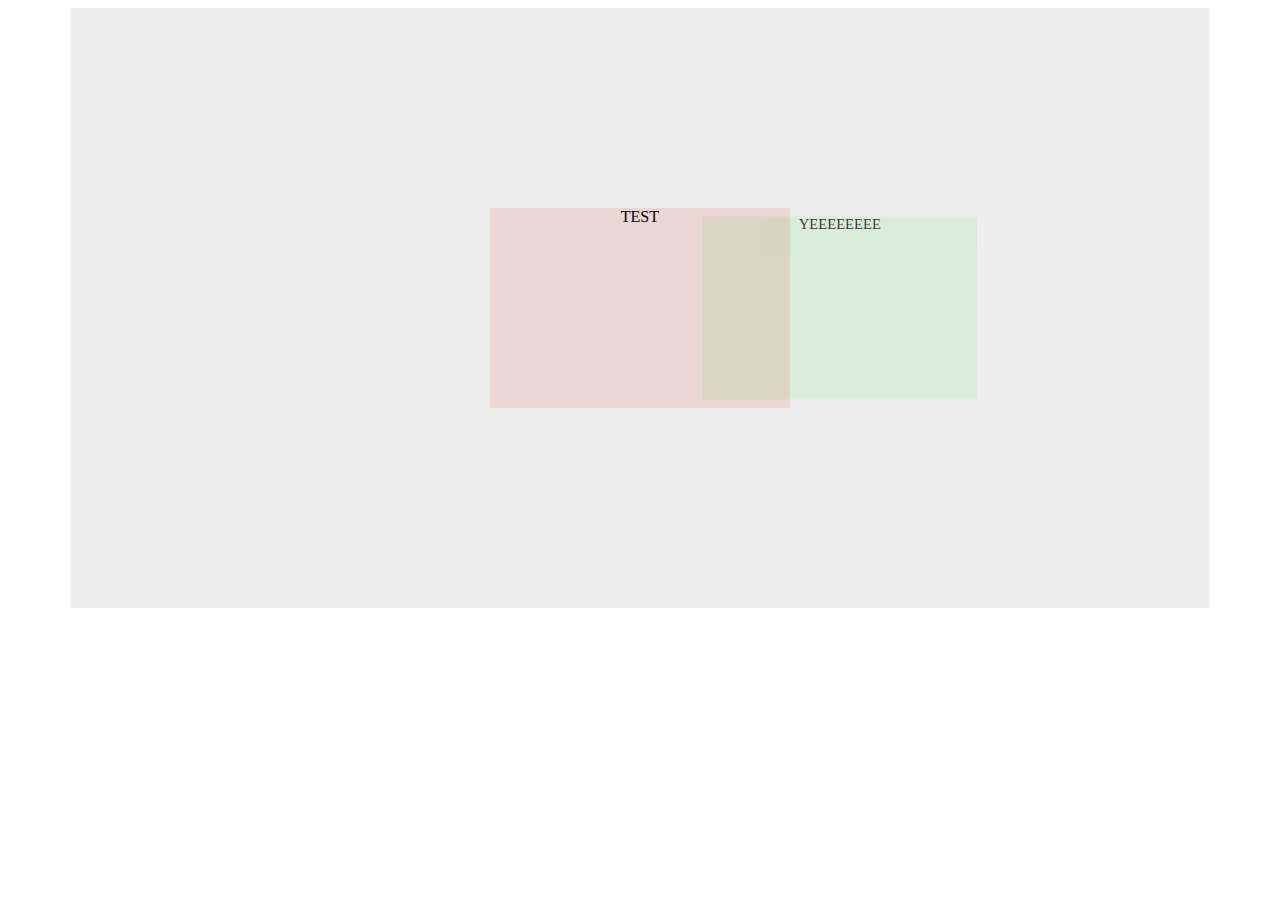
<file: page module samples/iframe swiper/test.html>
<!DOCTYPE html>
<html lang="ko">
<head>
    <meta charset="UTF-8">
    <meta name="viewport" content="width=device-width, initial-scale=1.0">
    <title>Document</title>
</head>
<body>
    <div id="swiper"
        style="width: 90%; height: 600px; background-color: rgba(199, 199, 199, 0.3); margin: auto;">
        <div style="width: 300px; height: 200px; text-align: center; background-color: rgba(226, 1, 1, 0.1);"
            data-is-page>
            TEST
        </div>
        <div style="width: 300px; height: 200px; text-align: center; background-color: rgba(1, 225, 1, 0.1);"
            data-is-page>
            YEEEEEEEE
        </div>
    </div>
    <script>
        function clamp(x, a, b){
            if(x < a) return a
            if(b < x) return b
            return x
        }

        class Swipeable {
            cont = null // container
            containerWidth = 0
            highlighted = 0 // 하이라이트된 페이지
            originX = 0 // 컨테이너 중심 x좌표(width/2, px)
            // offsetX = 0 // 오른쪽(+)으로 밀린 정도(px)
            animation = false; setAnimation(go){ this.animation = !!go } // 애니메이션 여부
            startX = 0 // 애니메이션용 - 클릭 시작 X
            targetX = 0 // 애니메이션용 - 클릭 끝 X
            pages = []
            $gap = [200] // px
            get gap(){ return this.$gap.slice() }
            set gap(v){
                if(Array.isArray(v)){
                    this.$gap = v.filter(gap => typeof gap === 'number')
                    if(this.$gap.length === 0){
                        this.$gap = [100]
                        throw new TypeError("gap(s) must be number[>0]")
                    }
                } else if(typeof v === 'number' && v > 0)
                    this.$gap = [v]
                else
                    throw new TypeError("gap(s) must be number[>0]")
            }
            // 요소 크기 변경 시 동적으로 조정
            resizer = null

            constructor(element){
                if(element instanceof HTMLElement)
                    this.init(element)
                else
                    console.error("요소 입력 필수")
            }
            init(cont){
                this.cont = cont
                cont.style.position = 'relative'
                this.originX = (
                    this.containerWidth = parseFloat(window.getComputedStyle(cont).width)
                ) / 2

                Array.from(cont.children).filter(e => e.hasAttribute('data-is-page'))
                    .forEach(e => {
                        this.initPage(e)
                        this.pages.push(e)
                    })

                this.initPagePositions()
                this.initSizeObserver()

                // 마우스 조작
                this.cont.addEventListener('mousedown', this.handleMouseDown)
            }
            initSizeObserver(){
                if(this.resizer !== null)
                    this.resizer.disconnect()

                this.resizer = new ResizeObserver(entry => { // 컨테이너만 관측
                    entry = entry[0]
                    this.containerWidth = entry.contentRect.width
                    this.originX = this.containerWidth / 2

                    this.initPagePositions()
                    this.highlighted = this.calculateHighlighted()
                })

                this.resizer.observe(this.cont)
            }
            initPage(e){ // element
                if(!e.style.display.includes('block'))
                    e.style.display = 'block'
                // 좌표 기반 배치가 가능하도록 + 높이는 기본적으로 중간
                e.style.position = 'absolute'
                e.style.top = '50%'
                e.style.transform = "translate(-50%, -50%) translateX(0px)"

                // 중심으로부터의 거리에 따른 불투명도와 스케일
                // e.style.setAttribute('--distance', '0%')
                // e.style.opacity = "calc((100% - abs(var(--distance))) / 100%)"
                // e.style.transform += " scale(calc(100% - abs(var(--distance))))"
            }
            initPagePositions(){
                this.pages.forEach((page, i) => this.setPageX(i, this.calculateX(i)))
            }
            getPagePosition(i){
                if(i < 0 || this.pages.length < i)
                    throw new Error("페이지 인덱스 이탈")
                const match = this.pages[i].style.transform.match(/translateX\(([-]?[\d.]+)px\)/)
                return match? parseFloat(match[1]): 0
            }
            calculateDistanceFromOrigin(i){
                if(i < 0 || this.pages.length < i)
                    throw new Error("페이지 인덱스 이탈")
                return Math.abs(this.originX - this.getPagePosition(i))
            }
            setPageX(i, x){
                if(i < 0 || this.pages.length < i)
                    throw new Error("페이지 인덱스 이탈")
                const page = this.pages[i]
                // page.style.left = x+'px'
                if(page.style.transform.includes('translateX'))
                    page.style.transform = page.style.transform.replace(/translateX\(.+\)/, `translateX(${x}px)`)
                else
                    page.style.transform += ` translateX(${x}px)`
                this.styleByDistanceFromOrigin(page, this.calculateDistanceFromOrigin(i))
            }
            styleByDistanceFromOrigin(page, distance){
                // assert page is Page
                // 불투명도+스케일 조정 적용; 끝에서 완전히 사라지도록
                const near = (this.originX*1.5 - distance)/this.originX/1.5
                page.style.opacity = near.toString()
                if(page.style.transform.includes('scale'))
                    page.style.transform = page.style.transform.replace(/scale\(.+\)/, `scale(${near*100}%)`)
                else
                    page.style.transform += ` scale(${Math.cbrt(near) *100}%)`
            }


            // 하이라이트(중심) 기준 각 페이지별 핀 좌표(x) 계산
            calculateX(page){
                const d_page = page - this.highlighted
                return this.originX
                    + this.$gap.slice(0, Math.min(Math.abs(d_page), this.$gap.length))
                        .reduce((a, v) => a+v, 0) * (d_page > 0? 1: -1)
            }
            calculateHighlighted(){
                let res = 0
                let distance = this.calculateDistanceFromOrigin(0)
                for(let i = 1, dx; i < this.pages.length; i++){
                    dx = this.calculateDistanceFromOrigin(i)
                    if(dx < distance){
                        res = i
                        distance = dx
                    }
                }
                return res
            }
            // 모든 일괄 이동 시 애니메이션 처리 관장(개별 페이지 애니메이션 처리는 부하 때문에 패스)
            swipe(dx){
                if(this.animation){
                    // todo
                }


                // this.offsetX += dx
                this.pages.forEach((page, i) => {
                    this.setPageX(i, this.getPagePosition(i) + dx)
                })
            }

            setHighlighted(idx){
                if(idx < 0 || this.pages.length < idx)
                    throw new RangeError(`없는 페이지 ${i}`)
                this.swipe(this.originX - getPagePosition(idx))
                this.highlighted = idx
            }
            swipePage(di){
                if(di === 0) return
                // todo: repeatable
                this.setHighlighted(clamp(this.highlighted + di, 0, this.pages.length-1))
            }
            snap(){
                this.setHighlighted(this.calculateHighlighted())
            }


            // 마우스 조작
            handleMouseDown = e => { // 컨테이너 위 클릭
                this.startX = e.clientX
                document.body.addEventListener('mousemove', this.handleMouseMove)
                document.body.addEventListener('mouseup', this.handleMouseUp)
            }
            handleMouseMove = e => {
                if(this.animation){
                    // 미구현
                    return
                }

                this.swipe(e.clientX - this.startX)
                this.startX = e.clientX
            }
            handleMouseUp = e => {
                document.body.removeEventListener('mousemove', this.handleMouseMove)
                document.body.removeEventListener('mouseup', this.handleMouseUp)
            }
        }


        var swiper = new Swipeable(document.getElementById('swiper'))
    </script>
</body>
</html>
</file>
<file: docs/css/base.css>
﻿* {
    margin: 0;
    padding: 0;
    box-sizing: border-box;
}
</file>
<file: docs/exercises/Ableton/css/main.css>
﻿body {
    font-family: 'Futura PT', Arial, Helvetica, sans-serif;
    line-height: 1.5;
    font-weight: normal;
    color: #000;
}

#logo {
    margin: 0.3rem 1rem;
}

#menu {
    width: 100%;
    display: flex;
    font-size: 16px;
    border-bottom: 1px solid lightgray;
}

.menu-list {
    display: flex;
    width: 100%;
    list-style-type: none;
    align-items: center;
    justify-content: flex-start;
    gap: 1rem;
}

.menu-item {
    display: inline-block;
    vertical-align: middle;
    margin-left: 0px;
    padding-left: 0px;
    text-align: center;
    font-size: 1.2rem;
    font-weight: 500;
}
.menu-item:nth-child(n+1) {
    padding: inherit 1rem;
}
/* .menu-item:nth-last-child(2) {
    margin-left: auto;
} */
.menu-item:nth-last-child(3) {
    color: #ff764d;
}

span { 
    font-size: 1.2em;
}

p {
    margin: 0;
    padding: 0;
}

a {
    text-decoration: none; /* 밑줄 제거 */
    color: inherit; /* 부모 요소의 색상 상속 */
  }

  *, *::before, *::after {
    box-sizing: border-box;
  }
</file>
<file: docs/exercises/Ableton/css/font.css>
﻿/* Futura PT */
@font-face {
    font-family: 'Futura PT';
    src: url('../fonts/Futura/FuturaCyrillicLight.ttf');
    font-weight: 300;
}
@font-face {
    font-family: 'Futura PT';
    src: url('../fonts/Futura/FuturaCyrillicBook.ttf');
    font-weight: 400;
}
@font-face {
    font-family: 'Futura PT';
    src: url('../fonts/Futura/FuturaCyrillicMedium.ttf');
    font-weight: 500;
}
@font-face {
    font-family: 'Futura PT';
    src: url('../fonts/Futura/FuturaCyrillicDemi.ttf');
    font-weight: 600;
}
@font-face {
    font-family: 'Futura PT';
    src: url('../fonts/Futura/FuturaCyrillicBold.ttf');
    font-weight: 700;
}
@font-face {
    font-family: 'Futura PT';
    src: url('../fonts/Futura/FuturaCyrillicExtraBold.ttf');
    font-weight: 800;
}
@font-face {
    font-family: 'Futura PT';
    src: url('../fonts/Futura/FuturaCyrillicHeavy.ttf');
    font-weight: 900;
}
</file>
<file: docs/exercises/Abstract/fonts/GT_America_Standard.css/faces.css>
/* GT America Standard | 100–900 weights, normal & italic */
@font-face {
  font-family: 'GT America Standard';
  font-style: normal;
  font-weight: 100;
  src: url('GT-America-Standard-Ultra-Light-Trial.woff') format('woff');
}
@font-face {
  font-family: 'GT America Standard';
  font-style: italic;
  font-weight: 100;
  src: url('GT-America-Standard-Ultra-Light-Italic-Trial.woff') format('woff');
}

@font-face {
  font-family: 'GT America Standard';
  font-style: normal;
  font-weight: 200;
  src: url('GT-America-Standard-Thin-Trial.woff') format('woff');
}
@font-face {
  font-family: 'GT America Standard';
  font-style: italic;
  font-weight: 200;
  src: url('GT-America-Standard-Thin-Italic-Trial.woff') format('woff');
}

@font-face {
  font-family: 'GT America Standard';
  font-style: normal;
  font-weight: 300;
  src: url('GT-America-Standard-Light-Trial.woff') format('woff');
}
@font-face {
  font-family: 'GT America Standard';
  font-style: italic;
  font-weight: 300;
  src: url('GT-America-Standard-Light-Italic-Trial.woff') format('woff');
}

@font-face {
  font-family: 'GT America Standard';
  font-style: normal;
  font-weight: 400;
  src: url('GT-America-Standard-Regular-Trial.woff') format('woff');
}
@font-face {
  font-family: 'GT America Standard';
  font-style: italic;
  font-weight: 400;
  src: url('GT-America-Standard-Regular-Italic-Trial.woff') format('woff');
}

@font-face {
  font-family: 'GT America Standard';
  font-style: normal;
  font-weight: 500;
  src: url('GT-America-Standard-Medium-Trial.woff') format('woff');
}
@font-face {
  font-family: 'GT America Standard';
  font-style: italic;
  font-weight: 500;
  src: url('GT-America-Standard-Medium-Italic-Trial.woff') format('woff');
}

@font-face {
  font-family: 'GT America Standard';
  font-style: normal;
  font-weight: 600;
  /* no dedicated 600 file—fallback to Bold */
  src: url('GT-America-Standard-Bold-Trial.woff') format('woff');
}
@font-face {
  font-family: 'GT America Standard';
  font-style: italic;
  font-weight: 600;
  /* no dedicated 600-italic file—fallback to Bold-Italic */
  src: url('GT-America-Standard-Bold-Italic-Trial.woff') format('woff');
}

@font-face {
  font-family: 'GT America Standard';
  font-style: normal;
  font-weight: 700;
  src: url('GT-America-Standard-Bold-Trial.woff') format('woff');
}
@font-face {
  font-family: 'GT America Standard';
  font-style: italic;
  font-weight: 700;
  src: url('GT-America-Standard-Bold-Italic-Trial.woff') format('woff');
}

@font-face {
  font-family: 'GT America Standard';
  font-style: normal;
  font-weight: 900;
  src: url('GT-America-Standard-Black-Trial.woff') format('woff');
}
@font-face {
  font-family: 'GT America Standard';
  font-style: italic;
  font-weight: 900;
  src: url('GT-America-Standard-Black-Italic-Trial.woff') format('woff');
}
</file>
<file: docs/exercises/Abstract/css/base.css>
﻿* {
    margin: 0;
    padding: 0;
    box-sizing: border-box;
}

/* 버튼 스타일 제거 */
button {
  background: none; /* 배경 제거 */
  color: inherit; /* 부모 요소의 글자색 상속 */
  border: none; /* 테두리 제거 */
  padding: 0; /* 안쪽 여백 제거 */
  font: inherit; /* 부모 요소의 폰트 상속 */
  cursor: pointer; /* 커서 모양은 유지 (선택 사항) */
  outline: inherit; /* 포커스 시 외곽선 상속 (접근성을 위해 중요) */
  text-align: inherit;
  /* -webkit-appearance: none; /* Safari, Chrome 등 */
  /* -moz-appearance: none; Firefox */
  appearance: none; /* 표준 */
}
</file>
<file: docs/exercises/Abstract/css/main.css>
* {
    font-family: 'GT America Standard';
    font-style: normal;
    font-weight: 400;
    letter-spacing: -0.04em;
}

.normal-anchor { text-decoration: none; }
.normal-anchor:hover { text-decoration: underline; }


/* ~ ~ ~ header ~ ~ ~ */
.header-outer {
    width: 100%;
    height: 88px;

    display: flex;
    padding: 0 2vw;

    background-color: black;
    position: relative;
}
.header-container {
    width: 90%; max-width: 1900px;
    margin: auto;

    display: flex;
    justify-content: space-between;
    align-items: center;
    flex-wrap: wrap;
}
.header-container * {
    color: #fff;
}

/* ~ ~ ~ header > logo ~ ~ ~ */
.logo-wrapper {
    display: flex;
    align-items: center;

    font-size: 24px;
}
.logo-wrapper > * {
    margin: 0;
}
#logo {
    filter: invert(100%); /* 색반전 */
    transform: translateY(-5%); /* 미묘한 높이조절 */
}
.logo-title {
    font-size: inherit;
    font-weight: 500;
    margin-left: 0.6rem;
}
.logo-title { transition: opacity 0.2s; }
.logo-title:hover { opacity: 0.8; }
.help-center {
    font-size: inherit;

    margin-left: 0.8rem;
    border-left: 2px solid white;
    padding-left: 0.8rem;
    white-space: nowrap;

    text-decoration: none;
}


/* ~ ~ ~ header > menu ~ ~ ~ */
.menu-wrapper {
    width: 33%;

    display: flex;
    justify-content: flex-end;

    font-size: 24px;
}

.button-nav {
    display: block;
    margin-left: 1rem;
    border-radius: 8px;
    padding: 0.5rem 1rem;

    text-align: center;
    text-decoration: none;
    white-space: nowrap;
}
.submit-request {
    background-color: #000;
    border: 1px solid #fff;
}
.sign-in {
    padding: 0.5rem 2rem;
    background-color: #4C5FD5;
    transition-property: background-color, color;
    transition-duration: 0.15s;
    transition-timing-function: ease-in;
}
.sign-in:hover {
    background-color: #fff;
    color: #000;
}

/* ~ ~ ~ header > according to menu(shorten ver) ~ ~ ~ */
button#search-shorten { transition: transform 0.3s ease-out; }
button#search-shorten:hover { transform: scale(1.2); }
button#menu-toggle {
    margin-left: 15px;

    display: flex;
    align-items: center;
}
.menu-toggle-line {
    background-color: #fff;
    width: 23px;
    height: 2px;

    position: relative;

    transition-duration: 0.3s;
    transform-origin: center right;
}
.menu-toggle-line::before, .menu-toggle-line::after {
    content: '';
    display: block;
    width: inherit; height: inherit;
    background-color: #fff;

    position: absolute;
    left: 0;
    top: 7px;

    transition-duration: 0.3s;
    transition-timing-function: cubic-bezier(0.5, -0.5, 0.5, 1.5); /* 완전 마음에 들어 */
    transform-origin: center;
}
.menu-toggle-line::after {
    top: -7px;

    transition-duration: 0.3s;
}
/* 메뉴 애니메이션용 */
.menu-toggle-line.menu-icon-toggle-opened {
    background-color: transparent;
    /* transform: rotateY(90deg); */
}
.menu-toggle-line.menu-icon-toggle-opened::before {
    top: 0;
    transform: rotateZ(45deg);
}
.menu-toggle-line.menu-icon-toggle-opened::after {
    top: 0;
    transform: rotateZ(-45deg);
}
/* 토글로 드러나는 메뉴 */
.hidden-menu {
    display: none;
    position: absolute;

    background-color: #000;
    top: 88px; left: 0;
    width: 100%;
    padding-top: 10px;
    border-top: 1px solid rgba(255, 255, 255, 0.5);

    z-index: 4;
}
.hidden-menu-container {
    width: 100%;
    margin: 0 auto;
    padding: 2rem 1rem;

    display: flex;
    justify-content: space-around;
    flex-wrap: wrap;
}
.hidden-menu-container > a {
    display: inline-block;
    width: 50%;
    margin: 0 1rem;
    padding: 1rem 0;
    background-color: transparent;

    font-size: 24px;
    color: #fff;
    text-align: center;
    text-decoration: none;
    line-height: 1.5;
    letter-spacing: 0;

    transition: color 0.3s;
}
.hidden-menu-container > a:nth-child(2) {
    border-top: 1px solid rgba(255, 255, 255, 0.5);
}
.hidden-menu-container > a:hover {
    color: rgba(255, 255, 255, 0.7);
}



/* ~ ~ ~ search section ~ ~ ~ */
.banner {
    width: 100%;
    padding: 6rem 0 8rem 0;
    
    background-color: #dadbf1;
}
.banner-box {
    width: 90%;
    max-width: 720px;
    margin: auto;
}
.search-intro {
    font-size: 82px;
    color: #000;
    white-space: nowrap;
    text-align: center;
    letter-spacing: -4px;
}
.search-wrapper {
    position: relative;

    margin-top: 1rem;
    width: 100%;
}
.search-area {
    width: 100%;

    border: 1px solid black;
    border-radius: 4px;
    padding: 1.2rem;
    
    font-size: 20px;
    color: #000;

    box-shadow: 0 9px 14px 0 rgba(0,0,0,0.1);
}
.search-area:focus { /* 검색창 클릭 시 아무 효과도 안 생기게 */
    outline: none;
}
.search-area::placeholder {
    color: rgb(193, 193, 193);
}
.go-search-icon {
    position: absolute;

    width: 28px; height: 28px;
    right: 1rem; bottom: 1rem;
    z-index: 10;

    fill: #000;
    transform: scale(2);
    transition: fill 0.2s;
}
.search-wrapper:hover > .go-search-icon { fill: #7379ef; }



/* ~ ~ ~ content section ~ ~ ~ */
.contents-container { width: 100%; }
.contents-box {
    width: 80%; max-width: 1600px;
    margin: 8rem auto;
}
.contents-layout {
    display: flex;
    flex-wrap: wrap;
    justify-content: baseline;
}
.content {
    width: 50%;
    min-height: 115px;

    margin-bottom: 3rem;
    padding: 50px 15px 0 0 ;

    display: grid;
    grid-template-columns: 1fr 3fr;
    grid-auto-rows: max-content;
    column-gap: 30px;
}
.content-img-wrapper > svg {
    width: 100%; min-width: 32px;
}
.content-text-wrapper {
    padding-right: 1.5rem;
}
.content-heading {
    font-size: 28px;
    font-weight: 700;
    letter-spacing: 0;
}
.content-main {
    font-size: 24px;
    margin-top: 1rem;
    line-height: 32px;
}
.learn-more {
    display: block;
    margin-top: 20px;
    font-size: 20px;
    font-weight: 400;
    color: #4C5FD5;
}



/* ~ ~ ~ footer ~ ~ ~ */
.footer {
    padding: 3rem 15px 60px 15px;
    background-color: #000;
    color: #fff;
}
.footer-inner-layout {
    width: 90%; max-width: 1900px;
    margin: auto;
    padding-bottom: 100px;

    display: grid;
    grid-template-columns: repeat(4, 1fr) 3fr;
    
    position: relative;
}
.footer-content > h5, .footer-content > h6 {
    font-weight: 700;
    letter-spacing: 0;
}
.footer-content > h5 {
    font-size: 24px;
    margin-bottom: 1rem;
}
.footer-content > h6 {
    margin-top: 2rem;
    font-size: 20px;
}
.footer-inner-layout a {
    display: block;
    color: #fff;
    font-size: 16px;
}


.copyright {
    position: absolute;
    right: 75px; bottom: 0;
}
.footer-logo {
    margin-bottom: 15px;
}
.copyright > p {
    font-size: 20px;
    line-height: 26px;
    letter-spacing: 1px;
}

.widget-help {
    width: 120px;
    background-color: #4c5fd5;
    border: none;
    border-radius: 999rem;
    padding: .62857rem 1.57143rem;

    position: fixed;
    right: 1.5rem;
    bottom: 1rem;

    display: flex;
    flex-wrap: nowrap;
    gap: 5px;
    align-items: center;
}
.widget-help > svg {
    width: 40px;
    fill: #fff;

    transition: all 0.3s ease-in-out;
}
.widget-help > span {
    font-size: 20px;
    color: #fff;
    font-weight: 500;
}
</file>
<file: docs/exercises/Abstract/css/responsive.css>
@media screen and (min-width: 1201px) {
    .menu-shorten {
        display: none;
    }
}


@media screen and (max-width: 1200px) {
    /* 메뉴 */
    .submit-request, .sign-in {
        display: none;
    }

    /* shorten menu */
    .menu-shorten {
        display:flex;
    }
}

@media screen and (max-width: 768px) {
    /* 헤더 좌우 패딩 제거 */
    .header-outer {
        padding: 0 10px;
    }
    .header-container {
        width: 100%;
    }
    /* 제목 크기 줄이기 */
    .search-intro {
        font-size: 64px;
    }
    /* 본문 1열, footer 2열로 전환 */
    .content {
        width: 100%;
    }
    .footer-inner-layout {
        grid-template-columns: 1fr 1fr;
        row-gap: 2rem;
        padding-bottom: 200px;
    }
}


@media screen and (max-width: 500px) {
    .search-intro {
        font-size: 40px;
    }
    .help-center {
        transition-property: margin-left, padding-left;
        transition-duration: 0.1s;
        transition-timing-function: ease-in;
        margin-left: 0.4rem;
        padding-left: 0.4rem;
    }
}
</file>
<file: page module samples/iframe swiper/HorizontalSlider.css>
/* 컨테이너 */
.horizontal-slider-container {
    display: flex; /* 가로 배열 */
    overflow-x: scroll; /* 가로 스크롤 허용 */
    scroll-snap-type: x mandatory;
    scroll-behavior: smooth; /* JS로 변경 시 */
    scrollbar-width: none; /* 스크롤바 숨김(Firefox) */
    -ms-overflow-style: none; /* 스크롤바 숨김(IE/Edge) */
    cursor: grab;
}
/* 스크롤바 숨김 */
.horizontal-slider-container::-webkit-scrollbar {
    display: none;
}

/* 아이템 */
.horizontal-slider-item {
    flex-shrink: 0;
    width: 100%;
    scroll-snap-align: start;
}
</file>
